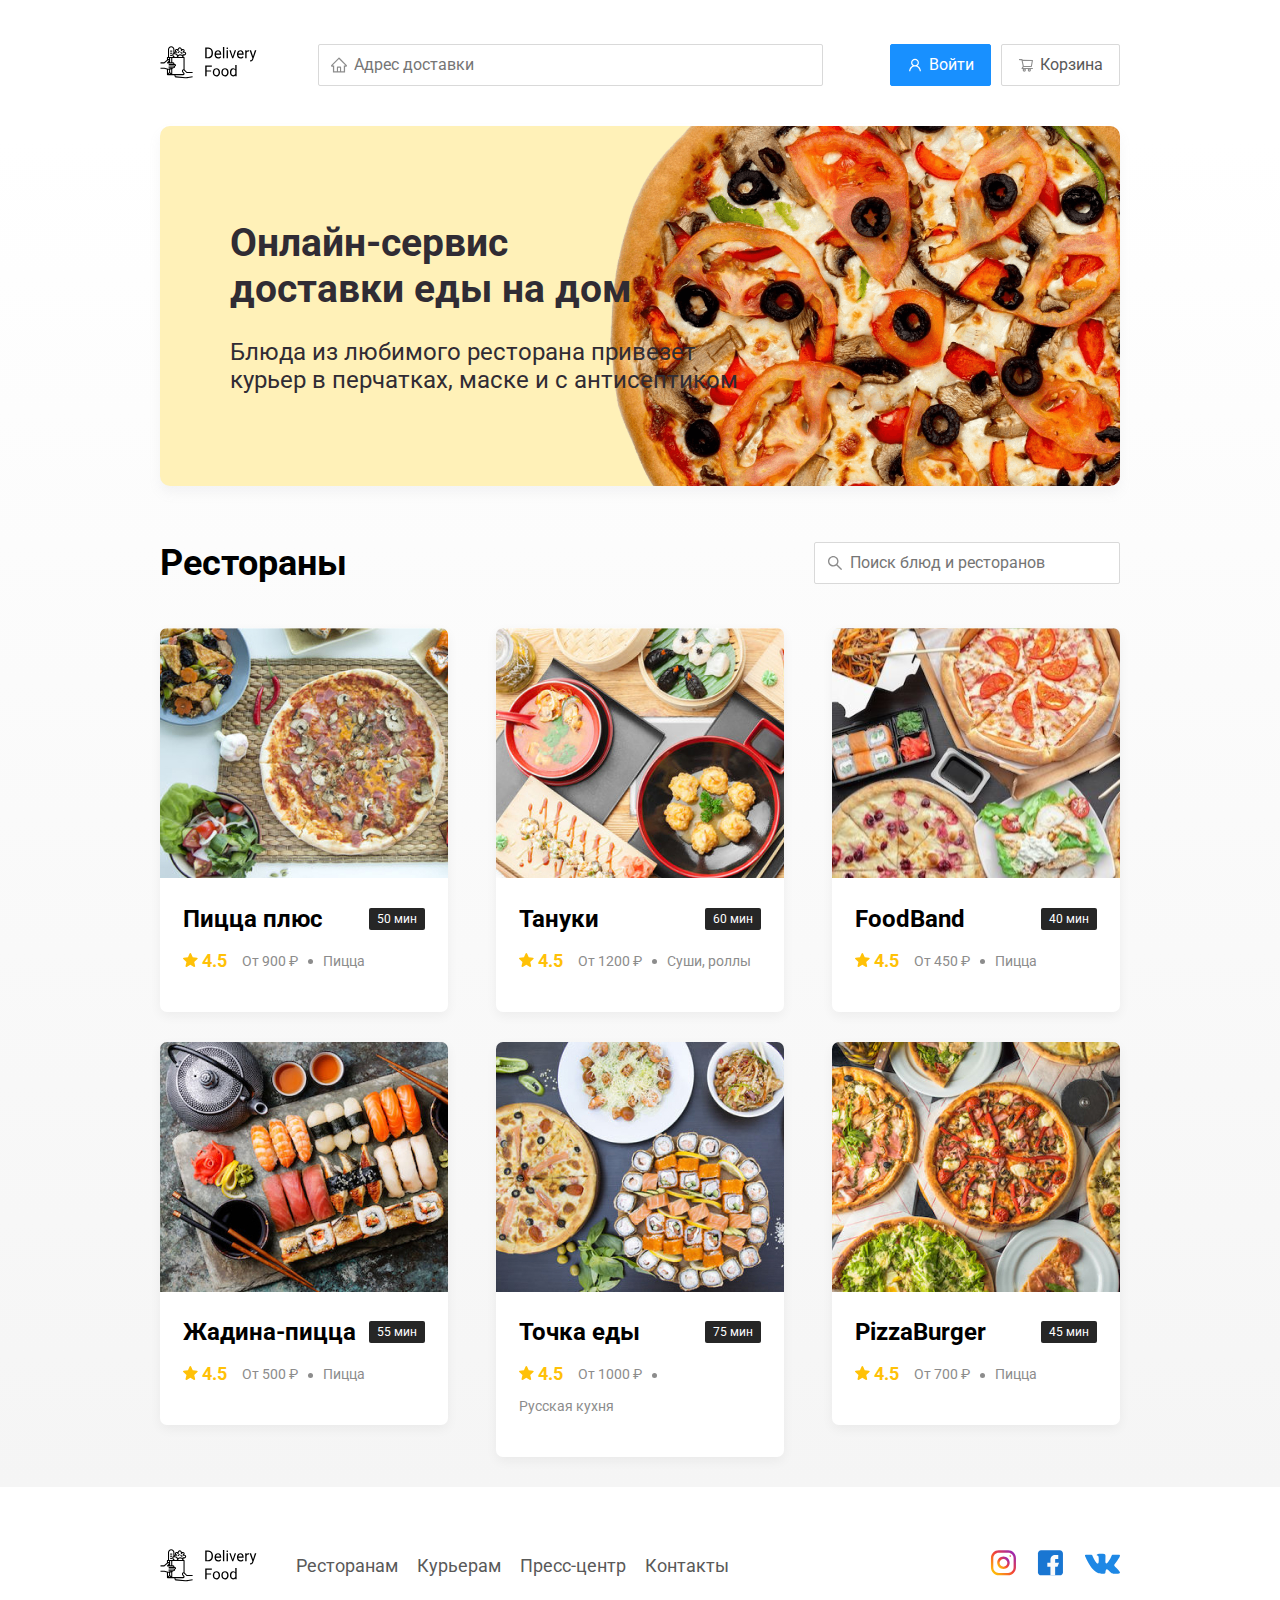
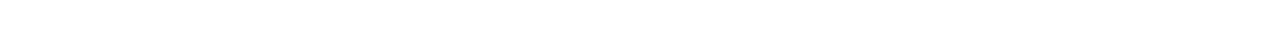
<file: index.html>
<!DOCTYPE html>
<html lang="ru">
<head>
    <meta charset="UTF-8">
    <meta name="viewport" content="width=device-width, initial-scale=1.0">
    <title>Delivery Food - доставка еды на дом</title>
    <link href="https://fonts.googleapis.com/css2?family=Roboto:wght@400;700&display=swap" rel="stylesheet">
    <link rel="stylesheet" href="css/normalize.css">
    <link rel="stylesheet" href="css/style.css">
</head>
<body>
   <div class="container">
    <header class="header">
        <a href="index.html" class="logo"><img src="img/logo.svg" alt="logo" class="logo"></a>
        <input type="text" class="input adress-input" placeholder="Адрес доставки">
        <div class="buttons">
            <button class="button button-primary">
                <img src="img/user.svg" alt="user" class="button-icon">
                <span class="button-text">Войти</span>
            </button>
            <button class="button button-box">
                <img src="img/shopping-cart.svg" alt="shopping-cart" class="button-icon">
                <span class="button-text">Корзина</span>    
            </button>
        </div>
    </header>

   
   </div>

   <div class="main">
       <div class="container">
            <section class="promo">
                <h1 class="promo-title">Онлайн-сервис <br>доставки еды на дом</h1>
                <p class="promo-text">
                    Блюда из любимого ресторана привезет курьер в перчатках, маске и с антисептиком
                </p>
            </section>

            <section class="restaurants">
                <div class="restaurants-heading">
                    <h2 class="restaurants-title">Рестораны</h2>
                    <input type="text" class="input search-input" placeholder="Поиск блюд и ресторанов">
                </div>
                <div class="cards">
                    <a href="restaurant.html" class="card">
                        <img src="img/pizza.jpg" alt="pizza" class="card-img">
                        <div class="card-text">
                            <div class="card-heading">
                                <h3 class="card-title">Пицца плюс</h3>
                                <span class="card-tag tag">50 мин</span>
                            </div>
                            <div class="card-info">
                                <div class="rating">
                                    <img src="img/star.svg" alt="star" class="rating-star">
                                    4.5
                                </div>
                                <div class="price">От 900 ₽</div>
                                <div class="category">Пицца</div>
                            </div>
                        </div>
                    </a>

                    <a href="restaurant.html" class="card">
                        <img src="img/tanuki.jpg" alt="tanuki" class="card-img">
                        <div class="card-text">
                            <div class="card-heading">
                                <h3 class="card-title">Тануки</h3>
                                <span class="card-tag tag">60 мин</span>
                            </div>
                            <div class="card-info">
                                <div class="rating">
                                    <img src="img/star.svg" alt="star" class="rating-star">
                                    4.5
                                </div>
                                <div class="price">От 1200 ₽</div>
                                <div class="category">Суши, роллы</div>
                            </div>
                        </div>
                    </a>

                    <a href="restaurant.html" class="card">
                        <img src="img/foodbznd.svg" alt="foodbznd" class="card-img">
                        <div class="card-text">
                            <div class="card-heading">
                                <h3 class="card-title">FoodBand</h3>
                                <span class="card-tag tag">40 мин</span>
                            </div>
                            <div class="card-info">
                                <div class="rating">
                                    <img src="img/star.svg" alt="star" class="rating-star">
                                    4.5
                                </div>
                                <div class="price">От 450 ₽</div>
                                <div class="category">Пицца</div>
                            </div>
                        </div>
                    </a>

                    <a href="restaurant.html" class="card">
                        <img src="img/sushi.jpg" alt="sushi" class="card-img">
                        <div class="card-text">
                            <div class="card-heading">
                                <h3 class="card-title">Жадина-пицца</h3>
                                <span class="card-tag tag">55 мин</span>
                            </div>
                            <div class="card-info">
                                <div class="rating">
                                    <img src="img/star.svg" alt="star" class="rating-star">
                                    4.5
                                </div>
                                <div class="price">От 500 ₽</div>
                                <div class="category">Пицца</div>
                            </div>
                        </div>
                    </a>

                    <a href="restaurant.html" class="card">
                        <img src="img/tochka.jpg" alt="tochka" class="card-img">
                        <div class="card-text">
                            <div class="card-heading">
                                <h3 class="card-title">Точка еды</h3>
                                <span class="card-tag tag">75 мин</span>
                            </div>
                            <div class="card-info">
                                <div class="rating">
                                    <img src="img/star.svg" alt="star" class="rating-star">
                                    4.5
                                </div>
                                <div class="price">От 1000 ₽</div>
                                <div class="category">Русская кухня</div>
                            </div>
                        </div>
                    </a>

                    <a href="restaurant.html" class="card">
                        <img src="img/pizzaburger.jpg" alt="pizzaburger" class="card-img">
                        <div class="card-text">
                            <div class="card-heading">
                                <h3 class="card-title">PizzaBurger</h3>
                                <span class="card-tag tag">45 мин</span>
                            </div>
                            <div class="card-info">
                                <div class="rating">
                                    <img src="img/star.svg" alt="star" class="rating-star">
                                    4.5
                                </div>
                                <div class="price">От 700 ₽</div>
                                <div class="category">Пицца</div>
                            </div>
                        </div>
                    </a>
                </div>
                </section>
    </div>
</div>

<footer>
    <div class="container">
        <div class="footer-block">
            <img src="img/logo.svg" alt="logo" class="logo footer-logo">
            <nav class="footer-nav">
                <a href="#" class="footer-link">Ресторанам</a>
                <a href="#" class="footer-link">Курьерам</a>
                <a href="#" class="footer-link">Пресс-центр</a>
                <a href="#" class="footer-link">Контакты</a>
            </nav>
            <div class="social-links">
                <a href="#" class="social-link"><img src="img/insta.svg" alt="insta"></a>
                <a href="#" class="social-link"><img src="img/facebook.svg" alt="facebook"></a>
                <a href="#" class="social-link"><img src="img/vk.svg" alt="vk"></a>
            </div>
        </div>
    </div>
</footer>
</body>
</html>
</file>
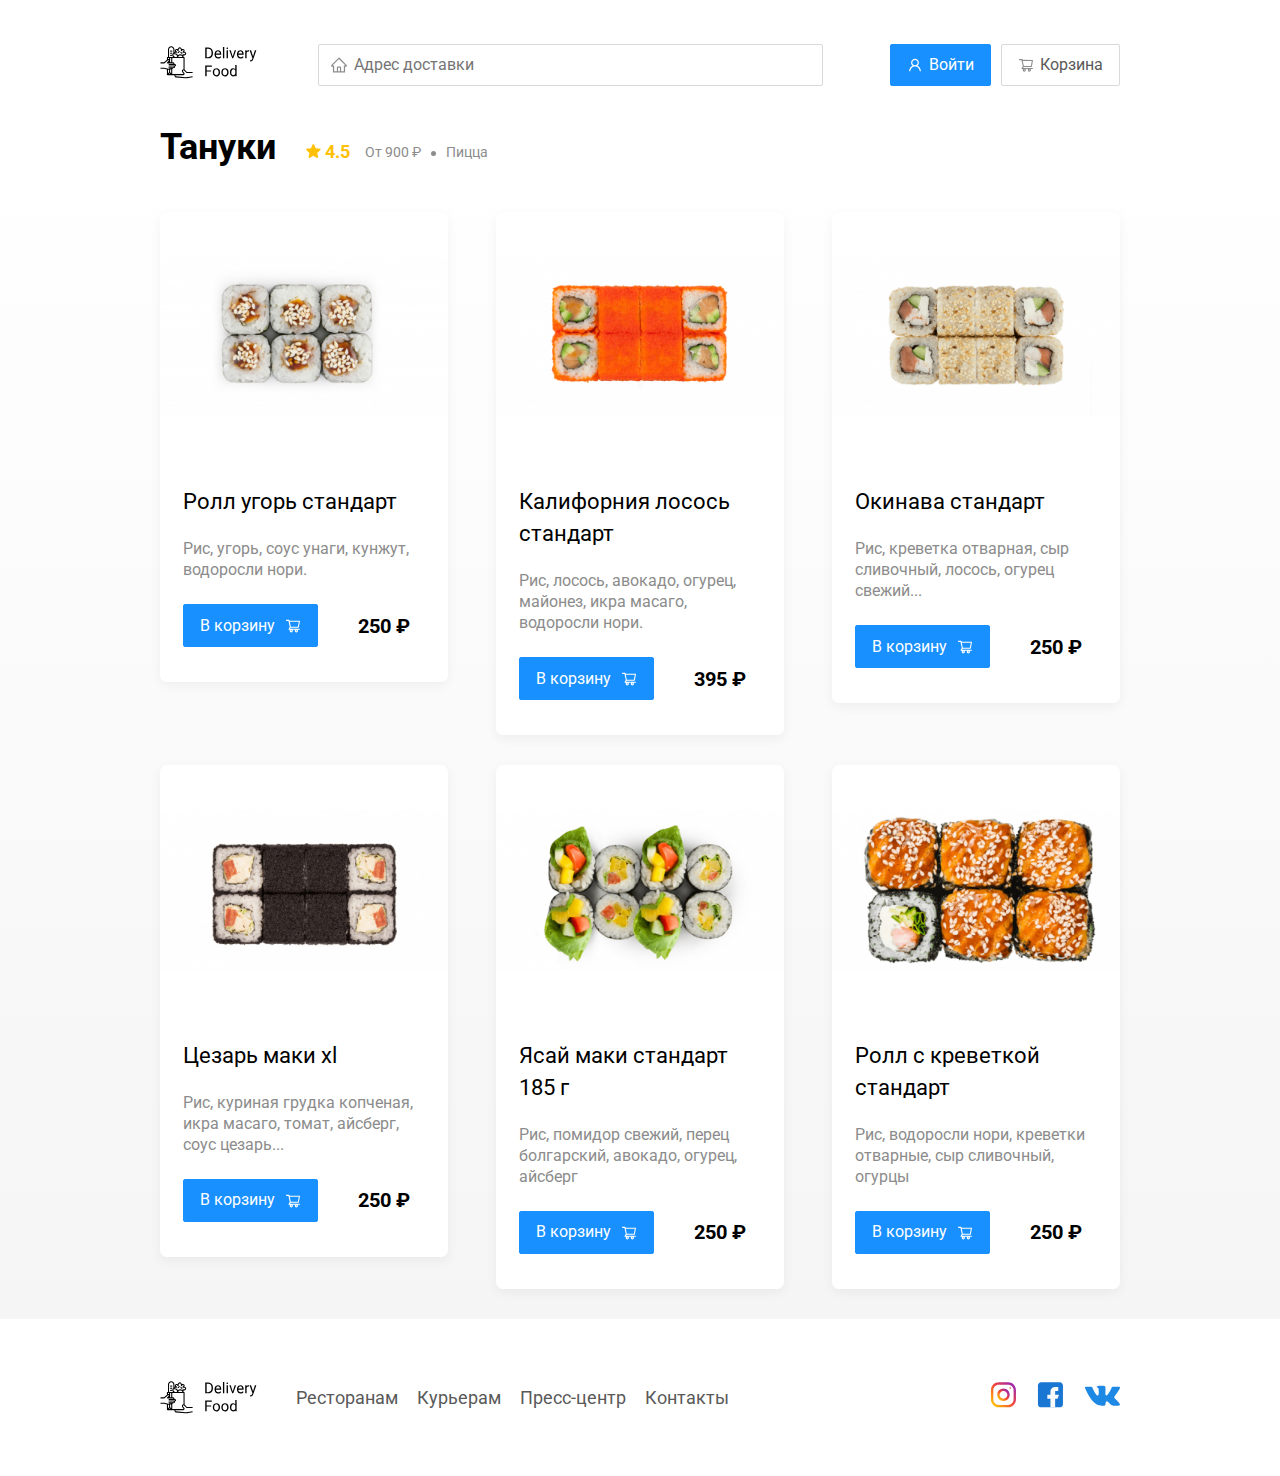
<file: restaurant.html>
<!DOCTYPE html>
<html lang="ru">
<head>
    <meta charset="UTF-8">
    <meta name="viewport" content="width=device-width, initial-scale=1.0">
    <title>Тануки - доставка еды на дом</title>
    <link href="https://fonts.googleapis.com/css2?family=Roboto:wght@400;700&display=swap" rel="stylesheet">
    <link rel="stylesheet" href="css/normalize.css">
    <link
    rel="stylesheet"
    href="https://cdnjs.cloudflare.com/ajax/libs/animate.css/4.1.1/animate.min.css"
  />
    <link rel="stylesheet" href="css/style.css">
</head>
<body>
   <div class="container">
    <header class="header">
        <a href="index.html" class="logo"><img src="img/logo.svg" alt="logo"></a>
        <input type="text" class="input adress-input" placeholder="Адрес доставки">
        <div class="buttons">
            <button class="button button-primary">
                <img src="img/user.svg" alt="user" class="button-icon">
                <span class="button-text">Войти</span>
            </button>
            <button class="button button-box" id="card-button">
                <img src="img/shopping-cart.svg" alt="shopping-cart" class="button-icon">
                <span class="button-text">Корзина</span>    
            </button>
        </div>
    </header>

   
   </div>

   <div class="main">
       <div class="container">

            <section class="restaurants">
                <div class="restaurants-heading">
                    <h2 class="restaurants-title">Тануки</h2>
                    <div class="card-info">
                        <div class="rating">
                            <img src="img/star.svg" alt="star" class="rating-star">
                            4.5
                        </div>
                        <div class="price">От 900 ₽</div>
                        <div class="category">Пицца</div>
                    </div>
                </div>
                <div class="cards">
                    <div class="card wow animate__animated animate__fadeInUp" data-wow-delay="0.2s">
                        <img src="img/standart.jpg" alt="roll" class="card-img img">
                        <div class="card-text">
                            <div class="card-heading">
                                <h3 class="card-title card-title-reg">Ролл угорь стандарт</h3>
                            
                            </div>
                            <div class="card-info">
                                <div class="ingr">Рис, угорь, соус унаги, кунжут, водоросли нори.</div>
                            </div>
                            <div class="card-buttons">
                                <button class="button button-primary">
                                    <span class="button-card-text">В корзину</span>
                                    <img src="img/container.svg" alt="basket" class="button-card-img">
                                </button>
                                <strong class="card-price-bold">250 ₽</strong>
                            </div>
                        </div>
                    </div>

                    <div class="card wow animate__animated animate__fadeInUp" data-wow-delay="0.4s">
                        <img src="img/califotnia.jpg" alt="roll" class="card-img img">
                        <div class="card-text">
                            <div class="card-heading">
                                <h3 class="card-title card-title-reg">Калифорния лосось стандарт</h3>
                            
                            </div>
                            <div class="card-info">
                                <div class="ingr">Рис, лосось, авокадо, огурец, майонез, икра масаго, водоросли нори.</div>
                            </div>
                            <div class="card-buttons">
                                <button class="button button-primary">
                                    <span class="button-card-text">В корзину</span>
                                    <img src="img/container.svg" alt="basket" class="button-card-img">
                                </button>
                                <strong class="card-price-bold">395 ₽</strong>
                            </div>
                        </div>
                    </div>

                    <div class="card wow animate__animated animate__fadeInUp" data-wow-delay="0.6s">
                        <img src="img/okinava.jpg" alt="roll" class="card-img img">
                        <div class="card-text">
                            <div class="card-heading">
                                <h3 class="card-title card-title-reg">Окинава стандарт</h3>
                            
                            </div>
                            <div class="card-info">
                                <div class="ingr">Рис, креветка отварная, сыр сливочный, лосось, огурец свежий...
                                </div>
                            </div>
                            <div class="card-buttons">
                                <button class="button button-primary">
                                    <span class="button-card-text">В корзину</span>
                                    <img src="img/container.svg" alt="basket" class="button-card-img">
                                </button>
                                <strong class="card-price-bold">250 ₽</strong>
                            </div>
                        </div>
                    </div>

                    <div class="card wow animate__animated animate__fadeInUp" data-wow-delay="0.2s">
                        <img src="img/maki.jpg" alt="roll" class="card-img img">
                        <div class="card-text">
                            <div class="card-heading">
                                <h3 class="card-title card-title-reg">Цезарь маки хl</h3>
                            
                            </div>
                            <div class="card-info">
                                <div class="ingr">Рис, куриная грудка копченая, икра масаго, томат, айсберг, соус цезарь...
                                </div>
                            </div>
                            <div class="card-buttons">
                                <button class="button button-primary">
                                    <span class="button-card-text">В корзину</span>
                                    <img src="img/container.svg" alt="basket" class="button-card-img">
                                </button>
                                <strong class="card-price-bold">250 ₽</strong>
                            </div>
                        </div>
                    </div>

                    <div class="card wow animate__animated animate__fadeInUp" data-wow-delay="0.4s">
                        <img src="img/yasai.jpg" alt="roll" class="card-img img">
                        <div class="card-text">
                            <div class="card-heading">
                                <h3 class="card-title card-title-reg">Ясай маки стандарт 185 г</h3>
                            
                            </div>
                            <div class="card-info">
                                <div class="ingr">Рис, помидор свежий, перец болгарский, авокадо, огурец, айсберг
                                </div>
                            </div>
                            <div class="card-buttons">
                                <button class="button button-primary">
                                    <span class="button-card-text">В корзину</span>
                                    <img src="img/container.svg" alt="basket" class="button-card-img">
                                </button>
                                <strong class="card-price-bold">250 ₽</strong>
                            </div>
                        </div>
                    </div>

                    <div class="card wow animate__animated animate__fadeInUp" data-wow-delay="0.6s">
                        <img src="img/crev.jpg" alt="roll" class="card-img img">
                        <div class="card-text">
                            <div class="card-heading">
                                <h3 class="card-title card-title-reg">Ролл с креветкой стандарт</h3>
                            
                            </div>
                            <div class="card-info">
                                <div class="ingr">Рис, водоросли нори, креветки отварные, сыр сливочный, огурцы
                                </div>
                            </div>
                            <div class="card-buttons">
                                <button class="button button-primary">
                                    <span class="button-card-text">В корзину</span>
                                    <img src="img/container.svg" alt="basket" class="button-card-img">
                                </button>
                                <strong class="card-price-bold">250 ₽</strong>
                            </div>
                        </div>
                    </div>

                </div>
                </section>
    </div>
</div>

<footer>
    <div class="container">
        <div class="footer-block">
            <img src="img/logo.svg" alt="logo" class="logo footer-logo">
            <nav class="footer-nav">
                <a href="#" class="footer-link">Ресторанам</a>
                <a href="#" class="footer-link">Курьерам</a>
                <a href="#" class="footer-link">Пресс-центр</a>
                <a href="#" class="footer-link">Контакты</a>
            </nav>
            <div class="social-links">
                <a href="#" class="social-link"><img src="img/insta.svg" alt="insta"></a>
                <a href="#" class="social-link"><img src="img/facebook.svg" alt="facebook"></a>
                <a href="#" class="social-link"><img src="img/vk.svg" alt="vk"></a>
            </div>
        </div>
    </div>
</footer>

<div class="modal">
    <div class="modal-dialog">
        <div class="modal-header">
            <h3 class="modal-title">Корзина</h3>
            <button class="close">&times;</button>
        </div>
        <div class="modal-body">
            <div class="food-row">
                <span class="food-name">Ролл угорь стандарт</span>
                <strong class="food-price">250 ₽</strong>
                <div class="food-counter">
                    <button class="counter-button">-</button>
                    <span class="counter">1</span>
                    <button class="counter-button">+</button>
                </div>
            </div>
            <div class="food-row">
                <span class="food-name">Ролл угорь стандарт</span>
                <strong class="food-price">250 ₽</strong>
                <div class="food-counter">
                    <button class="counter-button">-</button>
                    <span class="counter">1</span>
                    <button class="counter-button">+</button>
                </div>
            </div>
            <div class="food-row">
                <span class="food-name">Ролл угорь стандарт</span>
                <strong class="food-price">250 ₽</strong>
                <div class="food-counter">
                    <button class="counter-button">-</button>
                    <span class="counter">1</span>
                    <button class="counter-button">+</button>
                </div>
            </div>
            <div class="food-row">
                <span class="food-name">Ролл угорь стандарт</span>
                <strong class="food-price">250 ₽</strong>
                <div class="food-counter">
                    <button class="counter-button">-</button>
                    <span class="counter">1</span>
                    <button class="counter-button">+</button>
                </div>
            </div>
            <div class="food-row">
                <span class="food-name">Ролл угорь стандарт</span>
                <strong class="food-price">250 ₽</strong>
                <div class="food-counter">
                    <button class="counter-button">-</button>
                    <span class="counter">1</span>
                    <button class="counter-button">+</button>
                </div>
            </div>
        </div>
        <div class="modal-footer">
            <span class="pricetag">1250 ₽</span>
            <div class="footer-buttons">
                <button class="button button-primary font">Оформить заказ</button>
                <button class="button">Отмена</button>
            </div>
        </div>
    </div>
</div>
<script src="js/wow.min.js"></script>
<script src="js/main.js"></script>
<script>
    new WOW().init();
   </script>
</body>
</html>
</file>
<file: css/style.css>
* {
    box-sizing: border-box;
    font-family: 'Roboto', sans-serif;
}


.container {
    max-width: 1200px;
    margin: auto;
}
.header {
    display: flex;
    align-items: center;
    justify-content: space-between;
    margin-top: 44px;
    margin-bottom: 40px;
}

input {
    background: #FFFFFF;
    border: 1px solid #D9D9D9;
    border-radius: 2px;
    font-size: 16px;
    line-height: 24px;
    color: #BFBFBF;
    padding: 8px;
    background-repeat: no-repeat;
    background-position: left 11px center;
    padding-left: 35px;
}

.adress-input {
    margin-right: 10px;
    flex: 0.8;
    background-image: url(../img/home.svg);
}

.search-input {
    margin-left: auto;
    width: 306px;
    background-image: url(../img/search.svg);
}


.buttons {
    display: flex;
    align-items: center;
    
}

.button {
    display: flex;
    align-items: center;
    padding: 8px 16px;
    background: #FFFFFF;
    border: 1px solid #D9D9D9;
    box-shadow: 0px 0px 2px rgba(0, 0, 0, 0.0015);
    border-radius: 2px;
    color: #595959;
    font-size: 16px;
    line-height: 24px;
    cursor: pointer;
}

.button-primary {
    background: #1890FF;
    border: 1px solid #1890FF;
    color: #fff;
    margin-right: 10px;
}

.button-primary:hover {
    background: #4682B4;
}

.button-card-text {
    margin-right: 10px;
}

.button-icon {
    margin-right: 6px;
}

.button-box:hover {
    background-color: silver;
}

.main {
    background: linear-gradient(180deg, rgba(245, 245, 245, 0) 1.04%, #F5F5F5 100%);
}

.promo {
    box-shadow: 0px 7px 12px rgba(158, 158, 163, 0.1);
    background: #FFF1B8 url('../img/pizza.png') no-repeat top -100px right -90px / 600px; 
    border-radius: 10px;
    padding: 68px 70px;
    margin-bottom: 56px;
}

.promo-text {
    font-style: normal;
    font-weight: normal;
    max-width: 538px;
    font-size: 24px;
    line-height: 28px;
    color: #302C34;
}

.promo-title {
    font-style: normal;
    font-weight: bold;
    font-size: 39px;
    line-height: 46px;
    color: #302C34;
}

.restaurants-heading {
    display: flex;
    align-items: center;
    margin-bottom: 44px;
}


.restaurants-title {
    font-style: normal;
    font-weight: bold;
    font-size: 36px;
    line-height: 36px;
    color: #000000;
    margin: 0;
    margin-right: 30px;
}
.cards {
    display: flex;
    flex-wrap: wrap;
    align-items: flex-start;
    justify-content: space-between;
}
.card {

    background: #FFFFFF;
    box-shadow: 0px 4px 12px rgba(0, 0, 0, 0.05);
    border-radius: 7px;
    overflow: hidden;
    margin-bottom: 30px;
    cursor: pointer;
    flex-basis: 30%;
    text-decoration: none;
    align-items: stretch;
}

.card:hover {
    background-color: #D9D9D9;
    text-decoration: none;

}

.card-img {
    width: 384px;
    height: 250px;
    object-fit: cover;
}

.card-text {
    padding: 20px 23px 35px 23px;
}

.card-heading {
    display: flex;
    justify-content: space-between;
    align-items: center;
}

.card-title {
    margin: 0;
    font-style: normal;
    font-weight: 700;
    font-size: 24px;
    line-height: 32px;
    color: #000;
}

.card-title-reg {
    font-weight: 400;
    font-size: 22px;
}

.card-tag {
    font-style: normal;
    font-weight: normal;
    font-size: 12px;
    line-height: 20px;
    color: #fff;
    background: #262626;
    border-radius: 2px;
    padding: 1px 8px;
}

.card-info {
    display: flex;
    align-items: center;
    flex-wrap: wrap;
    margin-top: 10px;
}

.card-buttons {
    margin-top: 24px;
    display: flex;
    align-items: center;

}
.card-price-bold {
font-style: normal;
font-weight: bold;
font-size: 20px;
line-height: 32px; 
margin-left: 30px;
}

.img {
    width: 100%;
    object-fit: contain;
}

.ingr {
    font-style: normal;
    font-weight: normal;
    font-size: 16px;
    line-height: 21px;
    color: #8C8C8C;
    margin-top: 10px;
}

.rating {
    margin-right: 26px;
    font-style: normal;
    font-weight: bold;
    font-size: 18px;
    line-height: 32px;
    color: #FFC107;
}

.price, .category {
    font-style: normal;
    font-weight: normal;
    font-size: 18px;
    line-height: 32px;
    color: #8C8C8C;
}

.price {
    margin-right: 10px;
}

.category {
    text-overflow: ellipsis;
    overflow: hidden;
    white-space: nowrap;
    max-width: 150px;
}

.price:after {
    content: '';
    width: 5px;
    height: 5px;
    background-color:#8C8C8C;
    display: inline-block;
    vertical-align: middle;
    border-radius: 50%;
    margin-left: 10px;
}

footer {
    padding: 60px 0;
}

.footer-block {
    display: flex;
    align-items: center;
    justify-content: space-between;
}

.footer-nav {
    margin-left: 35px;
    margin-right: auto;
}

.footer-link {
    display: inline-block;
    text-decoration: none;
    color: #595959;
    font-style: normal;
    font-weight: normal;
    font-size: 18px;
    line-height: 21px;
}
.footer-link:not(:last-child) {
    margin-right: 15px;
}

.social-links {
    display: flex;
    align-items: center;
}
.social-link:not(:last-child) {
    margin-right: 21px;
}

.modal {
    display: none;
    position: fixed;
    left: 0;
    top: 0;
    width: 100%;
    height: 100%;
    background: rgba(0, 0, 0, 0.4);
}

.is-open {
    display: flex;
}

.modal-dialog {
    max-width: 780px;
    width: 95%;
    background: #FFFFFF;
    border-radius: 5px;
    margin: auto;
    padding: 40px 45px;
}

.modal-header {
    display: flex;
    align-items: center;
    justify-content: space-between;
    margin-bottom: 45px;
}

.modal-title {
    margin: 0;
    font-weight: bold;
    font-size: 36px;
    line-height: 42px;
}

.close {
    font-size: 36px;
    border: none;
    background-color: transparent;
}

.food-row {
    display: flex;
    align-items: flex-start;
    justify-content: space-between;
    padding-bottom: 8px;
    border-bottom: 1px solid #D9D9D9;
    margin-bottom: 15px;
}

.food-name {
    font-weight: normal;
    font-size: 18px;
    line-height: 32px;
}

.food-price {
    margin-left: auto;
    margin-right: 47px;
    font-weight: bold;
    font-size: 20px;
    line-height: 32px;
}

.food-counter {
    display: flex;
    align-items: center;
}

.counter-button {
    display: flex;
    align-items: center;
    justify-content: center;
    width: 39px;
    height: 32px;
    background: #FFFFFF;
    border: 1px solid #40A9FF;
    box-sizing: border-box;
    border-radius: 2px;
    font-weight: normal;
    font-size: 14px;
    line-height: 22px;
    color: #40A9FF;
    cursor: pointer;
}

.counter {
    font-size: 16px;
    line-height: 24px;
    margin-left: 10px;
    margin-right: 10px;
}

.counter-button:focus {
    outline: none;
}

.modal-body {
    margin-bottom: 52px;
}

.modal-footer {
    display: flex;
    justify-content: space-between;
    align-items: center;
}

.footer-buttons {
    display: flex;
    align-items: center;
}

.pricetag {
    background: #262626;
    border-radius: 5px;
    font-weight: bold;
    font-size: 20px;
    line-height: 23px;
    color: #FAFAFA;
    padding: 15px 20px;
}


@media (max-width: 1366px) {
    .container {
        max-width: 960px;
    }

    
    .rating {
        margin-right: 15px;
    }

    .category, .price {
        font-size: 14px;
    }
}

@media (max-width: 992px) {
    .container {
        max-width: 750px;
    }

    .promo {
        padding: 50px;
        background-size: 400px;
        background-position: center right -120px;
    }

    .promo-text {
        font-size: 18px;
        max-width: 400px;
    }

    .card {
        flex-basis: 49%;
    }

    .footer-link {
        font-size: 16px;
    }
}

@media (max-width: 768px) {
    .container {
        max-width: 560px;
    }

    .card-info {
        flex-wrap: wrap;
    }

    .card-title {
        font-size: 18px;
    }

    .card .rating {
        flex-basis: 100%;
    }

    .promo-title {
        font-size: 24px;
        line-height: 1.4;
    }

    .promo {
        background-size: 300px;
    }

    
    .promo-text {
        font-size: 18px;
        max-width: 300px;
    }
}

@media (max-width: 578px) {
    .container {
        width: 90%;
    }

    .header {
        flex-wrap: wrap;
    }

    .adress-input {
        order: 5;
        margin-top: 15px;
        flex: 1;
        margin-right: 0;
    }

    .promo {
        background-image: none;
    }

    .promo-title {
        margin-bottom: 10px;
    }

    .promo-text {
        max-width: 400px;
    }

    .restaurants-title  {
        font-size: 20px;
    }

    .card {
        flex-basis: 100%;
    }

    .card-img {
        width: 100%;
    }

    footer {
        padding: 30px 0;
    }

    .footer-block {
        align-items: flex-start;
     
    }

    .footer-nav {
        margin-right: 0;
        margin-left: 0;
        order: 0;
        display: flex;
        flex-direction: column;
        
    }

    .footer-logo {
        order: 1;
        margin-right: 15px;
    }
    .social-links {
        order: 2;
    }
}

@media (max-width: 480px) {

    .button-text {
        display: none;
    }

    .button-icon {
        margin: 0;
    }

    .button {
        min-height: 40px;
    }

    .promo {
        padding: 20px;
    }
    .footer-block {
        flex-wrap: wrap;
        flex-direction: column;
        align-items: center;
    }

        .footer-logo {
            order: 0;
            margin-bottom: 20px;
        }
        .footer-nav {
            margin-bottom: 20px;
            text-align: center;
        }

        .footer-link:not(:last-child) {
            margin-right: 0;
        }

        .restaurants-heading {
            flex-wrap: wrap;
        }
    
        .search-input  {
            margin-left: 0;
            width: 100%;
        } 

        .food-name {
            font-size: 14px;
            line-height: 24px;
        }

        .modal-dialog {
            padding: 20px 25px;
        }
        .modal-header {
            margin-bottom: 25px;
        }

        .modal-title {
            font-size: 30px;
        }

        .food-price {
            margin-right: 12px;
            font-size: 16px;
            line-height: 26px;
        }

        .counter-button {
            width: 19px;
            height: 22px;
        }

        .counter {
            font-size: 14px;
            margin-left: 5px;
            margin-right: 5px;
        }
        .food-row {
            margin-bottom: 10px;
        }

        .pricetag {
            font-size: 16px;
            margin-bottom: 15px;
            padding: 10px;
        }

        .modal-footer {
            flex-direction: column;
        }

        .modal-body {
            margin-bottom: 22px;
        }

        .font {
            font-size: 14px;
        }
}
</file>
